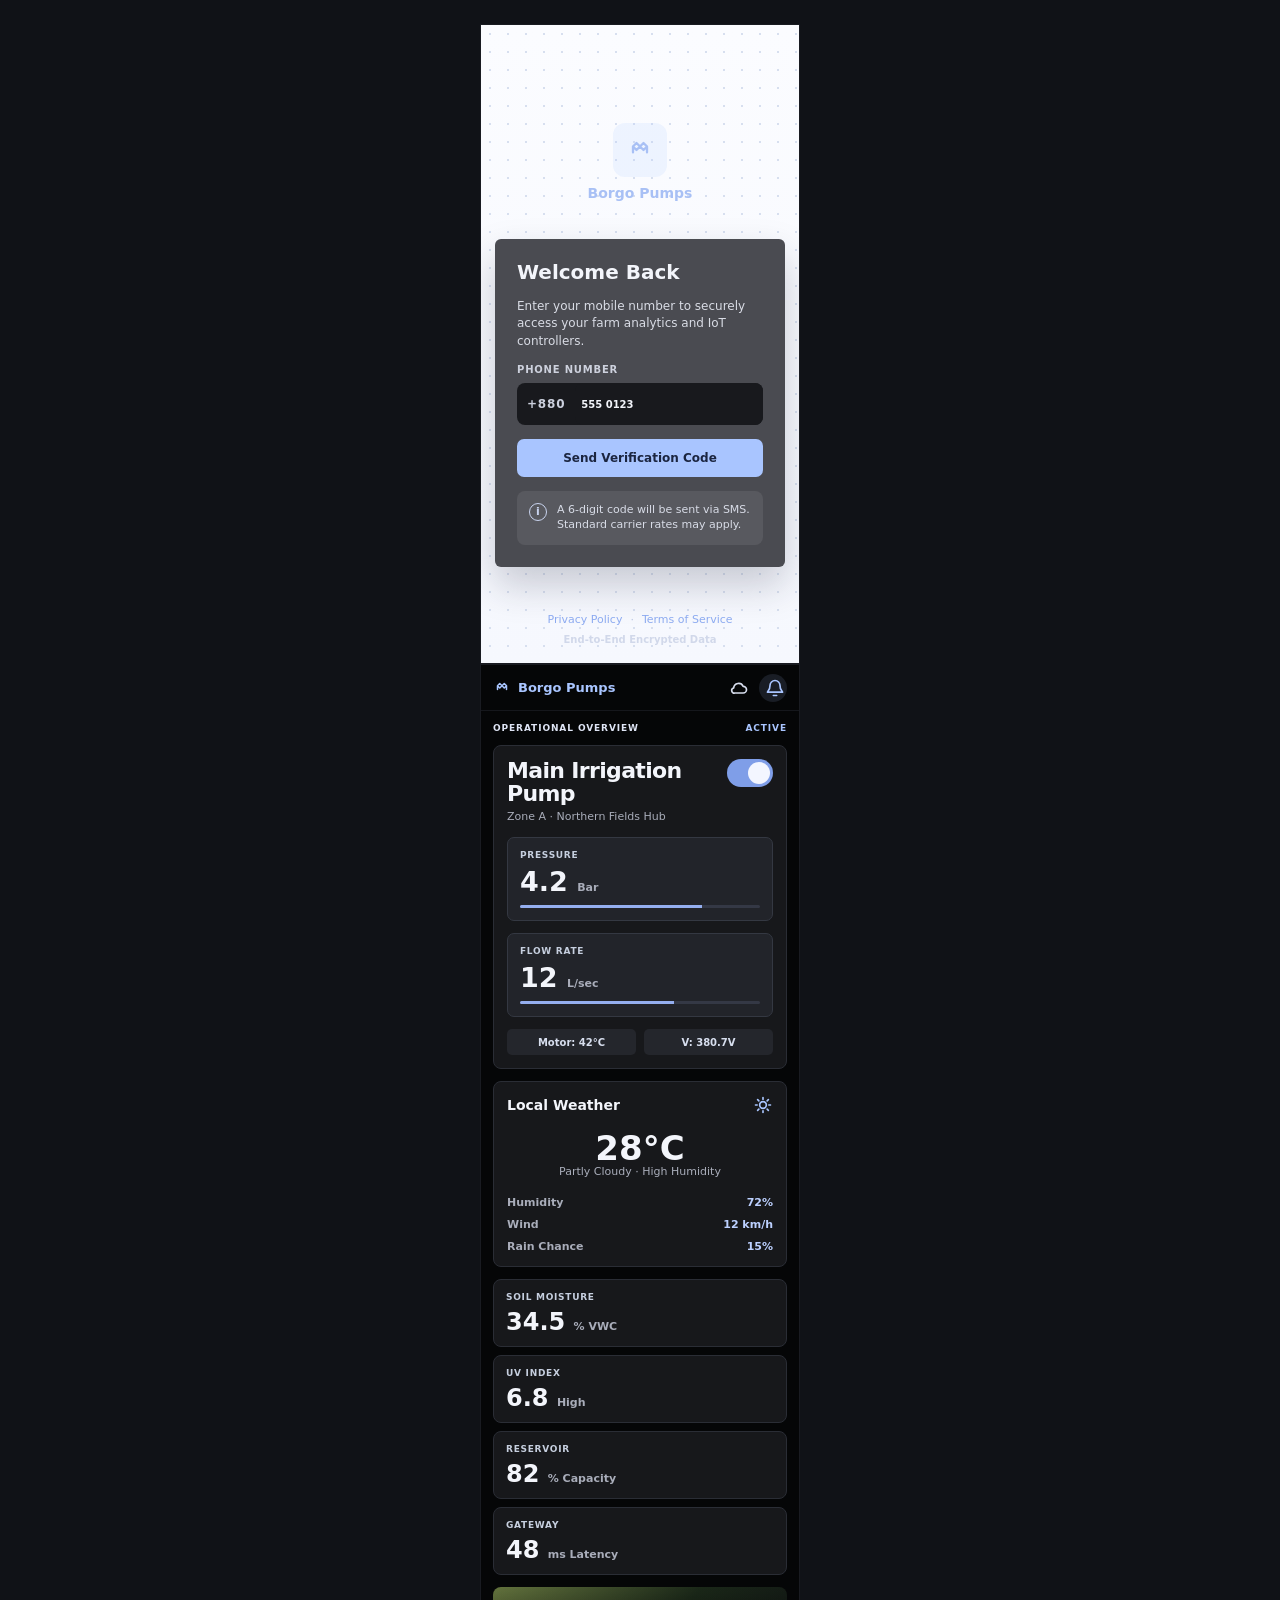
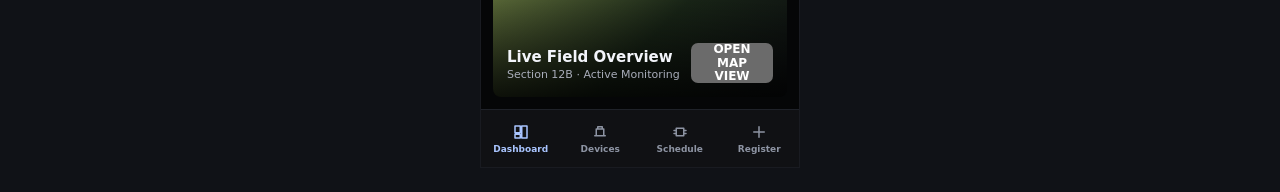
<file: Personal/Borgo-Pumps/docs/design/ui-prototype/index.html>
<!doctype html>
<html lang="en">
  <head>
    <meta charset="utf-8" />
    <meta name="viewport" content="width=device-width, initial-scale=1" />
    <title>Borgo Pumps</title>
    <link rel="stylesheet" href="./styles.css" />
  </head>
  <body>
    <main class="preview">
      <section class="phone phone-auth" id="authScreen" aria-label="Phone login">
        <div class="auth-grid"></div>
        <div class="auth-brand">
          <div class="brand-glyph">
            <svg viewBox="0 0 24 24" aria-hidden="true">
              <path d="M6 14V9m0 0 3-3 3 3m-6 0 3 3 3-3M18 14V9m0 0-3-3-3 3m6 0-3 3-3-3" />
            </svg>
          </div>
          <p>Borgo Pumps</p>
        </div>

        <form class="auth-card" id="authForm">
          <h1>Welcome Back</h1>
          <p>Enter your mobile number to securely access your farm analytics and IoT controllers.</p>
          <label>
            Phone number
            <span class="phone-field">
              <span>+880</span>
              <input value="555 0123" inputmode="tel" autocomplete="tel" />
            </span>
          </label>
          <button class="btn primary" type="submit">Send Verification Code</button>
          <div class="auth-note">
            <span class="note-icon" aria-hidden="true">i</span>
            <span>A 6-digit code will be sent via SMS. Standard carrier rates may apply.</span>
          </div>
        </form>

        <footer class="auth-footer">
          <a href="#">Privacy Policy</a>
          <span>·</span>
          <a href="#">Terms of Service</a>
          <small>End-to-End Encrypted Data</small>
        </footer>
      </section>

      <section class="phone app-shell" id="appScreen" aria-label="Borgo Pumps app" hidden>
        <header class="topbar">
          <div class="brand-mini">
            <svg viewBox="0 0 24 24" aria-hidden="true">
              <path d="M6 14V9m0 0 3-3 3 3m-6 0 3 3 3-3M18 14V9m0 0-3-3-3 3m6 0-3 3-3-3" />
            </svg>
            <span>Borgo Pumps</span>
          </div>
          <div class="top-actions">
            <button class="icon-btn" aria-label="Cloud sync">
              <svg viewBox="0 0 24 24" aria-hidden="true">
                <path d="M7 18h10a4 4 0 0 0 0-8 6 6 0 0 0-11.4 2A3 3 0 0 0 7 18Z" />
              </svg>
            </button>
            <button class="icon-btn active" aria-label="Notifications">
              <svg viewBox="0 0 24 24" aria-hidden="true">
                <path d="M18 9a6 6 0 1 0-12 0c0 7-3 6-3 8h18c0-2-3-1-3-8ZM10 21h4" />
              </svg>
            </button>
          </div>
        </header>

        <section class="screen active" id="dashboard" aria-label="Dashboard">
          <div class="status-strip">
            <span>Operational Overview</span>
            <strong>Active</strong>
          </div>

          <article class="hero-device">
            <div class="hero-head">
              <div>
                <h1>Main Irrigation Pump</h1>
                <p>Zone A · Northern Fields Hub</p>
              </div>
              <label class="switch">
                <input type="checkbox" checked data-device="Main Irrigation Pump" />
                <span></span>
              </label>
            </div>

            <div class="metric-card">
              <span class="metric-label">Pressure</span>
              <strong>4.2 <small>Bar</small></strong>
              <div class="meter"><span style="width: 76%"></span></div>
            </div>

            <div class="metric-card">
              <span class="metric-label">Flow Rate</span>
              <strong>12 <small>L/sec</small></strong>
              <div class="meter"><span style="width: 64%"></span></div>
            </div>

            <div class="chip-row">
              <span class="chip">Motor: 42°C</span>
              <span class="chip">V: 380.7V</span>
            </div>
          </article>

          <article class="weather-card">
            <div class="card-title">
              <h2>Local Weather</h2>
              <svg viewBox="0 0 24 24" aria-hidden="true">
                <path d="M12 3v2m0 14v2m9-9h-2M5 12H3m15.4-6.4-1.4 1.4M7 17l-1.4 1.4m12.8 0L17 17M7 7 5.6 5.6M8 12a4 4 0 1 0 8 0 4 4 0 0 0-8 0Z" />
              </svg>
            </div>
            <strong class="temp">28°C</strong>
            <p>Partly Cloudy · High Humidity</p>
            <dl>
              <div><dt>Humidity</dt><dd>72%</dd></div>
              <div><dt>Wind</dt><dd>12 km/h</dd></div>
              <div><dt>Rain Chance</dt><dd>15%</dd></div>
            </dl>
          </article>

          <div class="sensor-grid">
            <article class="sensor-card"><span>Soil Moisture</span><strong>34.5 <small>% VWC</small></strong></article>
            <article class="sensor-card"><span>UV Index</span><strong>6.8 <small>High</small></strong></article>
            <article class="sensor-card"><span>Reservoir</span><strong>82 <small>% Capacity</small></strong></article>
            <article class="sensor-card"><span>Gateway</span><strong>48 <small>ms Latency</small></strong></article>
          </div>

          <article class="field-card">
            <div>
              <h2>Live Field Overview</h2>
              <p>Section 12B · Active Monitoring</p>
            </div>
            <button class="btn small">Open Map View</button>
          </article>
        </section>

        <section class="screen" id="register" aria-label="Register device">
          <div class="page-title">
            <h1>Register New Device</h1>
            <p>Connect field equipment to Borgo Pumps for real-time monitoring and control.</p>
          </div>
          <div class="step-line"><span></span><span></span><span></span></div>

          <article class="scan-card">
            <div class="qr-box">
              <svg viewBox="0 0 64 64" aria-hidden="true">
                <path d="M8 8h16v16H8V8Zm32 0h16v16H40V8ZM8 40h16v16H8V40Zm24-8h8v8h-8v-8Zm16 8h8v8h-8v-8Zm-16 8h8v8h-8v-8Zm8-16h16v8H40v-8Z" />
              </svg>
            </div>
            <h2>Scan QR Code</h2>
            <p>Instantly detect device parameters by scanning the sticker on the hardware chassis.</p>
            <button class="btn ghost">Open Camera</button>
          </article>

          <div class="divider"><span>or manual entry</span></div>

          <form class="dark-form" id="registerForm">
            <label>
              Device type
              <input value="Sensor Node (Soil, Moisture, Temp)" />
            </label>
            <label>
              Manual device ID
              <span class="input-action">
                <input value="E.G. A6-293-TXP-908" />
                <button type="button" aria-label="Scan device id">
                  <svg viewBox="0 0 24 24" aria-hidden="true">
                    <path d="M4 7V4h3M17 4h3v3M7 20H4v-3m16 0v3h-3M7 12h10M12 7v10" />
                  </svg>
                </button>
              </span>
            </label>
            <label>
              Nickname
              <input value="North Corn Field Pump A" />
            </label>
            <button class="btn primary" type="submit">Register Device</button>
          </form>

          <article class="deployment-card">
            <span>Field deployment ready</span>
          </article>
        </section>

        <section class="screen" id="devices" aria-label="Devices">
          <div class="page-title">
            <h1>Pumps</h1>
            <p>Start, stop, and inspect field pumps. Each command is signed and logged.</p>
          </div>

          <article class="device-row running">
            <div class="row-icon">
              <svg viewBox="0 0 24 24" aria-hidden="true"><path d="M5 17h14M7 17V8h10v9M9 8V5h6v3m-3 4v5" /></svg>
            </div>
            <div>
              <h2>Main Irrigation Pump</h2>
              <p>Active · Zone A · GSM online</p>
            </div>
            <label class="switch">
              <input type="checkbox" checked data-device="Main Irrigation Pump" />
              <span></span>
            </label>
          </article>

          <article class="device-row">
            <div class="row-icon">
              <svg viewBox="0 0 24 24" aria-hidden="true"><path d="M5 17h14M7 17V8h10v9M9 8V5h6v3m-3 4v5" /></svg>
            </div>
            <div>
              <h2>Greenhouse Pump</h2>
              <p>Idle · Greenhouse A · GSM online</p>
            </div>
            <label class="switch">
              <input type="checkbox" data-device="Greenhouse Pump" />
              <span></span>
            </label>
          </article>

          <article class="device-row offline">
            <div class="row-icon">
              <svg viewBox="0 0 24 24" aria-hidden="true"><path d="M5 17h14M7 17V8h10v9M9 8V5h6v3m-3 4v5" /></svg>
            </div>
            <div>
              <h2>South Irrigation Pump</h2>
              <p>Offline · Last seen 38 minutes ago</p>
            </div>
            <span class="state danger">Offline</span>
          </article>

          <div class="bulk-panel">
            <button class="btn ghost bulk" data-command="OFF">Stop All</button>
            <button class="btn primary bulk" data-command="ON">Start All</button>
          </div>

          <section class="activity-block">
            <h2>Activity</h2>
            <ol id="activityList">
              <li><strong>Main Irrigation Pump</strong><span>ON acknowledged at 6:00 AM</span></li>
              <li><strong>South Irrigation Pump</strong><span>Status check timed out 12 minutes ago</span></li>
            </ol>
          </section>
        </section>

        <section class="screen" id="groups" aria-label="Groups and schedule">
          <div class="page-title with-action">
            <div>
              <h1>Device Groups</h1>
              <p>Manage and cluster agricultural sensors and pumps.</p>
            </div>
            <button class="add-btn" aria-label="Add group">+</button>
          </div>

          <article class="group-row">
            <div class="row-icon"><svg viewBox="0 0 24 24"><path d="M7 10h10M8 6h8m-6 8h4m-7 5h10l2-11H5l2 11Z" /></svg></div>
            <div>
              <h2>North Field</h2>
              <p><span class="dot green"></span> Active · 14 Devices Connected</p>
            </div>
            <span class="badge">12</span>
          </article>

          <article class="group-row">
            <div class="row-icon"><svg viewBox="0 0 24 24"><path d="M5 8h14v11H5V8Zm3-3h8v3H8V5Z" /></svg></div>
            <div>
              <h2>Greenhouse A</h2>
              <p><span class="dot green"></span> Active · 8 Devices Connected</p>
            </div>
            <span class="badge">8</span>
          </article>

          <article class="group-row">
            <div class="row-icon"><svg viewBox="0 0 24 24"><path d="M4 9h16M4 15h16M8 5v14m8-14v14" /></svg></div>
            <div>
              <h2>Irrigation Hub</h2>
              <p><span class="dot amber"></span> Maintenance · 3 Devices</p>
            </div>
          </article>

          <div class="page-title compact-title">
            <h1>Smart Schedule</h1>
            <p>Automated operation timeline for pumps and actuators.</p>
          </div>

          <div class="schedule-tabs">
            <button class="selected">Day</button>
            <button>Week</button>
            <button>Month</button>
          </div>

          <article class="timeline-card">
            <div class="timeline-head">
              <span>08:00</span>
              <span>09:00</span>
              <span>10:00</span>
            </div>
            <div class="timeline-row"><span>Pump A</span><strong style="--left: 45%; --width: 34%">Scheduled Run</strong></div>
            <div class="timeline-row"><span>Valve B</span><strong style="--left: 72%; --width: 22%">Audit</strong></div>
            <div class="timeline-row"><span>Mist S.</span><strong style="--left: 84%; --width: 20%">Auto</strong></div>
          </article>
        </section>

        <nav class="bottom-nav" aria-label="Primary">
          <button class="nav-item active" data-target="dashboard">
            <svg viewBox="0 0 24 24"><path d="M4 13h7V4H4v9Zm9 7h7V4h-7v16ZM4 20h7v-5H4v5Z" /></svg>
            <span>Dashboard</span>
          </button>
          <button class="nav-item" data-target="devices">
            <svg viewBox="0 0 24 24"><path d="M5 17h14M7 17V8h10v9M9 8V5h6v3" /></svg>
            <span>Devices</span>
          </button>
          <button class="nav-item" data-target="groups">
            <svg viewBox="0 0 24 24"><path d="M7 7h10v10H7V7Zm-3 3h3m10 0h3M4 14h3m10 0h3" /></svg>
            <span>Schedule</span>
          </button>
          <button class="nav-item" data-target="register">
            <svg viewBox="0 0 24 24"><path d="M12 5v14M5 12h14" /></svg>
            <span>Register</span>
          </button>
        </nav>
      </section>
    </main>

    <div class="toast" id="toast" role="status" aria-live="polite" hidden></div>
    <script src="./script.js"></script>
  </body>
</html>
</file>
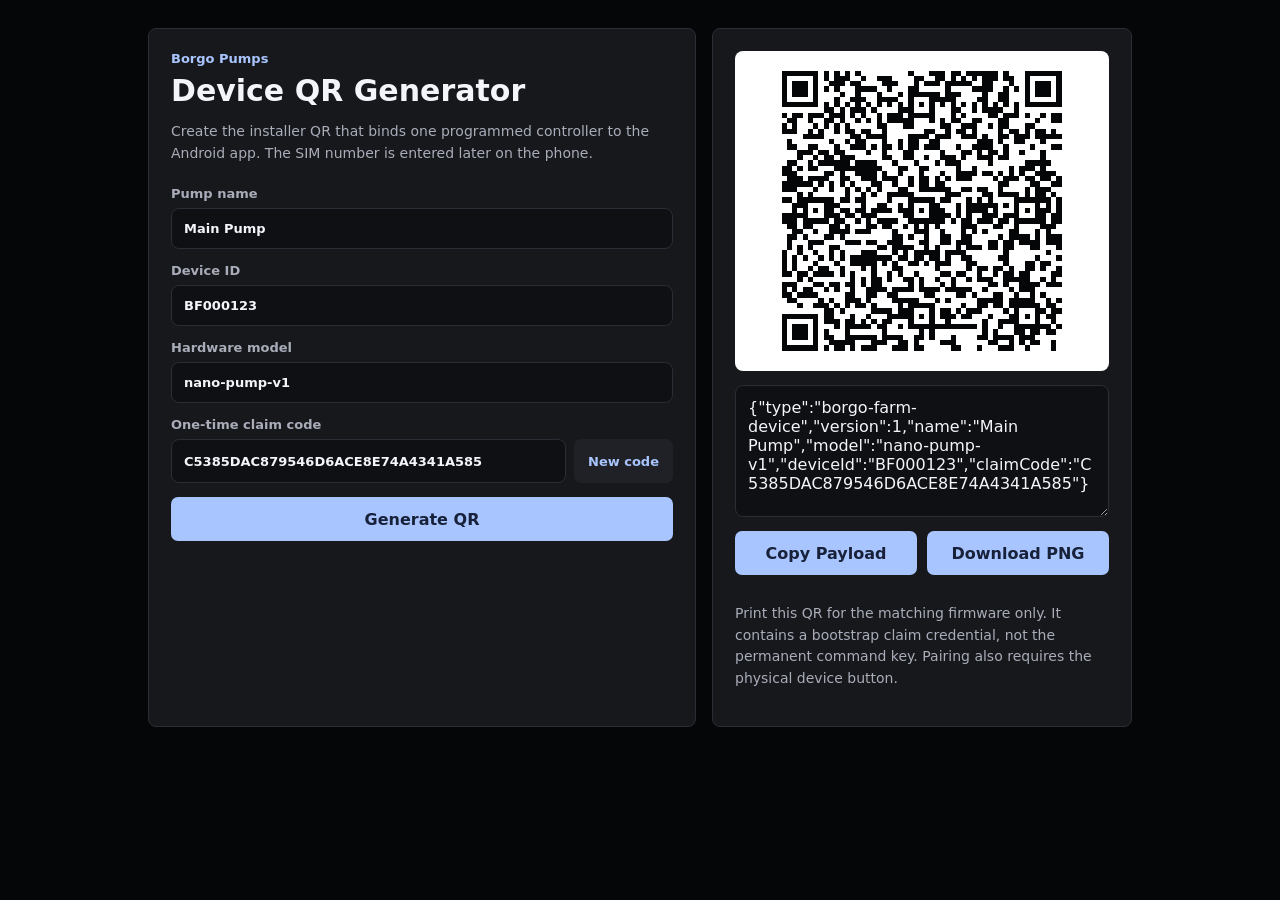
<file: Personal/Borgo-Pumps/software/tools/qr-generator/index.html>
<!doctype html>
<html lang="en">
  <head>
    <meta charset="utf-8" />
    <meta name="viewport" content="width=device-width, initial-scale=1" />
    <title>Borgo Pumps QR Generator</title>
    <link rel="stylesheet" href="./styles.css" />
  </head>
  <body>
    <main class="shell">
      <section class="panel">
        <p class="product-name">Borgo Pumps</p>
        <h1>Device QR Generator</h1>
        <p class="lede">
          Create the installer QR that binds one programmed controller to the Android app. The SIM number is entered later on the phone.
        </p>

        <form id="device-form" class="form">
          <label>
            Pump name
            <input id="name" value="Main Pump" autocomplete="off" />
          </label>
          <label>
            Device ID
            <input id="deviceId" value="BF000123" maxlength="16" autocomplete="off" required />
          </label>
          <label>
            Hardware model
            <input id="model" value="nano-pump-v1" maxlength="24" autocomplete="off" required />
          </label>
          <label>
            One-time claim code
            <span class="field-row">
              <input id="claimCode" maxlength="32" pattern="[A-Fa-f0-9]{32}" autocomplete="off" required />
              <button id="regenerate" class="secondary" type="button">New code</button>
            </span>
          </label>
          <button type="submit">Generate QR</button>
        </form>
      </section>

      <section class="panel qr-panel">
        <div id="qrcode" class="qr-box"></div>
        <textarea id="payload" readonly></textarea>
        <div class="actions">
          <button id="copy" type="button">Copy Payload</button>
          <button id="download" type="button">Download PNG</button>
        </div>
        <p class="note">
          Print this QR for the matching firmware only. It contains a bootstrap claim credential, not the permanent command key. Pairing also requires the physical device button.
        </p>
      </section>
    </main>

    <script src="./vendor/qrcode.min.js"></script>
    <script src="./app.js"></script>
  </body>
</html>
</file>
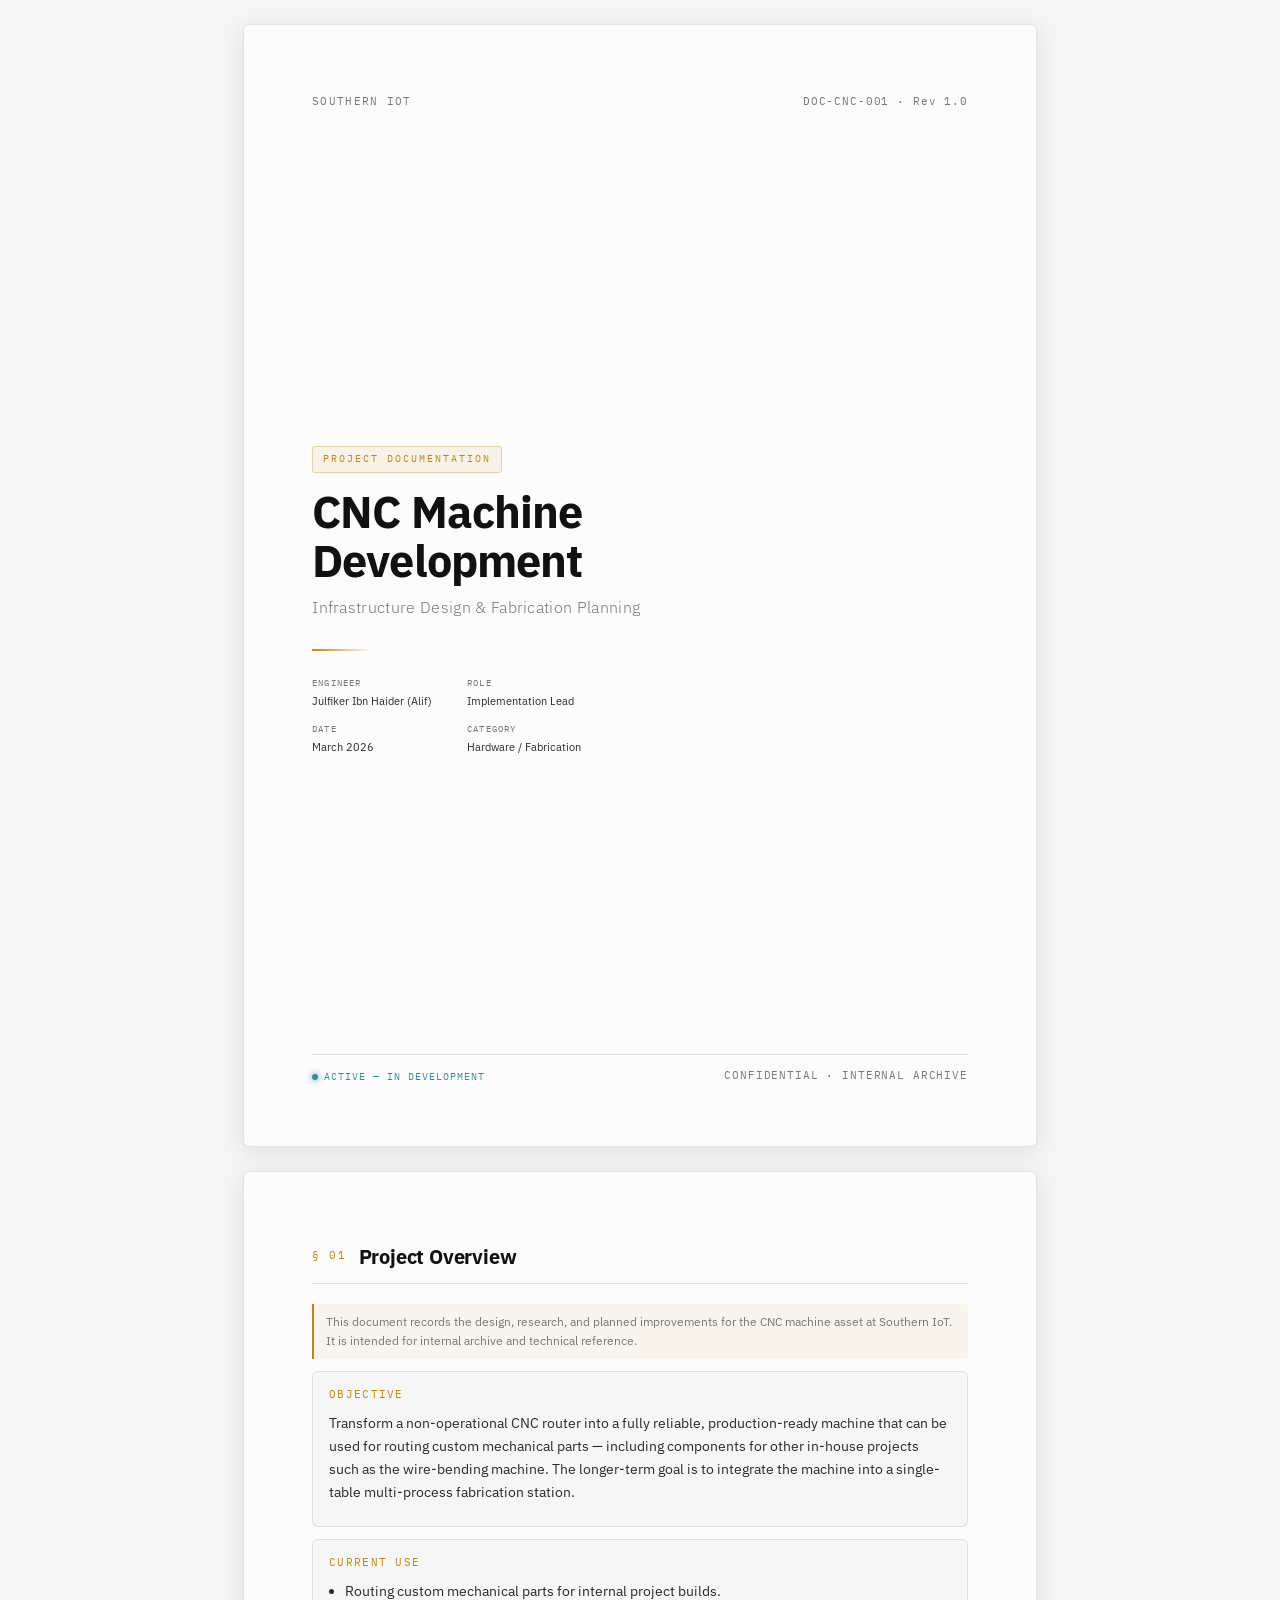
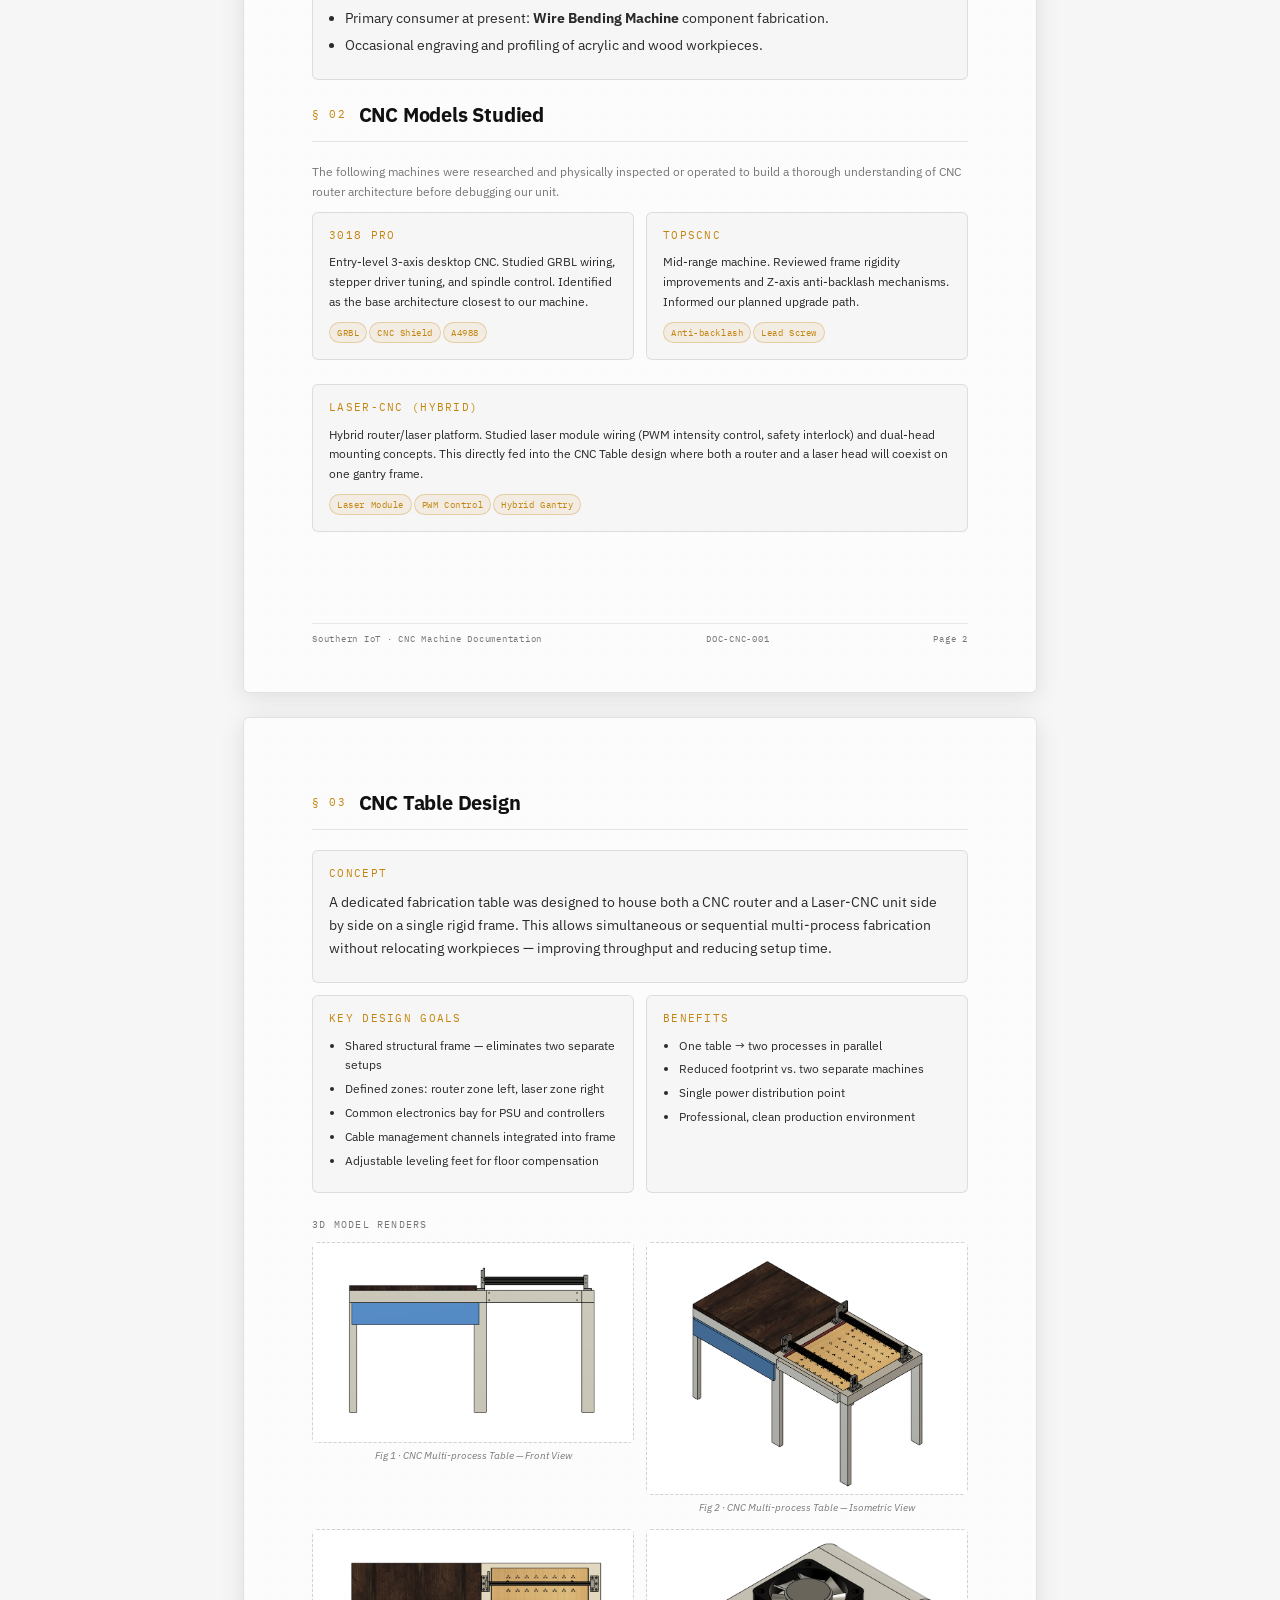
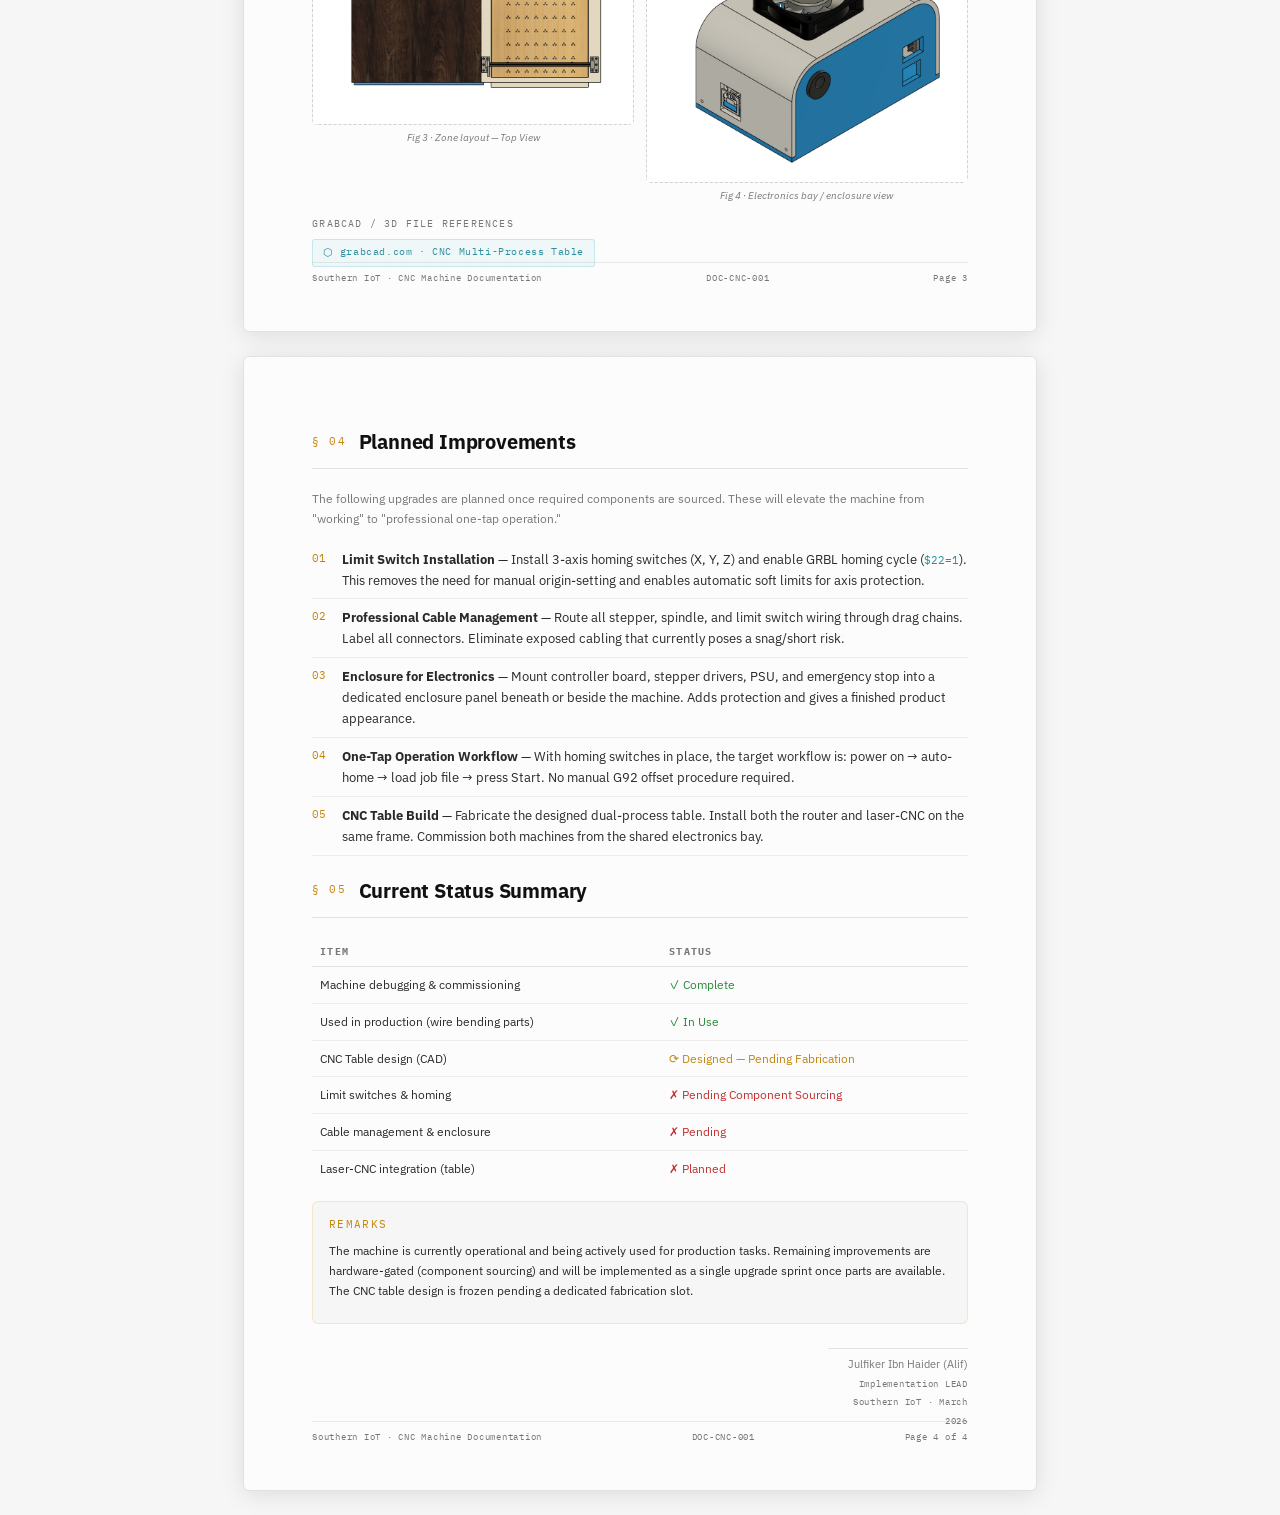
<file: Personal/CNC/CNC_Machine_Documentation.html>
<!DOCTYPE html>
<html lang="en">

<head>
  <meta charset="UTF-8" />
  <meta name="viewport" content="width=device-width, initial-scale=1.0" />
  <title>CNC Machine – Project Documentation</title>
  <link
    href="https://fonts.googleapis.com/css2?family=IBM+Plex+Mono:wght@400;500;600&family=IBM+Plex+Sans:wght@300;400;600;700&display=swap"
    rel="stylesheet" />
  <style>
    :root {
      --bg: #e8e8e863;
      --bg2: #ffffffa1;
      --glass-bg: rgba(0, 0, 0, 0.025);
      --glass-border: rgba(0, 0, 0, 0.10);
      --glass-hover: rgba(0, 0, 0, 0.05);
      --accent: #c4850e;
      --accent2: #2e8e9e;
      --text: #2a2a2a;
      --muted: #777;
      --heading: #111111;
      --tag-bg: rgba(196, 133, 14, 0.08);
      --tag-border: rgba(196, 133, 14, 0.30);
      --page-w: 210mm;
      --page-h: 297mm;
    }

    * {
      margin: 0;
      padding: 0;
      box-sizing: border-box;
    }

    body {
      background: var(--bg);
      font-family: 'IBM Plex Sans', sans-serif;
      color: var(--text);
      font-size: 10.5pt;
      line-height: 1.65;
    }

    /* ── A4 page shell ── */
    .page {
      width: var(--page-w);
      min-height: var(--page-h);
      margin: 24px auto;
      background: var(--bg2);
      border: 1px solid var(--glass-border);
      border-radius: 6px;
      padding: 18mm 18mm 16mm 18mm;
      position: relative;
      overflow: hidden;
      box-shadow: 0 4px 24px rgba(0, 0, 0, 0.10);
    }

    /* subtle grid texture */
    .page::before {
      content: '';
      position: absolute;
      inset: 0;
      background-image:
        linear-gradient(rgba(0, 0, 0, 0.005) 1px, transparent 1px),
        linear-gradient(90deg, rgba(0, 0, 0, 0.005) 1px, transparent 1px);
      background-size: 20px 20px;
      pointer-events: none;
    }

    /* ── Cover page ── */
    .cover {
      display: flex;
      flex-direction: column;
      justify-content: space-between;
      min-height: var(--page-h);
      padding: 18mm 18mm 16mm 18mm;
    }

    .cover-top {
      display: flex;
      justify-content: space-between;
      align-items: flex-start;
    }

    .org-badge {
      font-family: 'IBM Plex Mono', monospace;
      font-size: 8pt;
      color: var(--muted);
      letter-spacing: .12em;
      text-transform: uppercase;
    }

    .doc-id {
      font-family: 'IBM Plex Mono', monospace;
      font-size: 8pt;
      color: var(--muted);
      letter-spacing: .08em;
    }

    .cover-hero {
      flex: 1;
      display: flex;
      flex-direction: column;
      justify-content: center;
      padding: 30mm 0 20mm 0;
    }

    .cover-tag {
      display: inline-block;
      font-family: 'IBM Plex Mono', monospace;
      font-size: 7.5pt;
      letter-spacing: .2em;
      text-transform: uppercase;
      color: var(--accent);
      border: 1px solid var(--tag-border);
      background: var(--tag-bg);
      padding: 4px 10px;
      border-radius: 3px;
      width: fit-content;
      margin-bottom: 14px;
    }

    .cover-title {
      font-size: 34pt;
      font-weight: 700;
      color: var(--heading);
      letter-spacing: -.02em;
      line-height: 1.1;
      margin-bottom: 8px;
    }

    .cover-sub {
      font-size: 12pt;
      color: var(--muted);
      font-weight: 300;
      margin-bottom: 28px;
      letter-spacing: .02em;
    }

    .cover-divider {
      width: 60px;
      height: 2px;
      background: linear-gradient(90deg, var(--accent), transparent);
      margin-bottom: 24px;
    }

    .cover-meta-grid {
      display: grid;
      grid-template-columns: 1fr 1fr;
      gap: 10px;
      max-width: 300px;
    }

    .meta-item {
      font-size: 8.5pt;
    }

    .meta-label {
      color: var(--muted);
      font-family: 'IBM Plex Mono', monospace;
      font-size: 7pt;
      letter-spacing: .12em;
      text-transform: uppercase;
      margin-bottom: 2px;
    }

    .meta-value {
      color: var(--text);
    }

    .cover-bottom {
      display: flex;
      justify-content: space-between;
      align-items: flex-end;
      border-top: 1px solid var(--glass-border);
      padding-top: 12px;
    }

    .status-badge {
      display: flex;
      align-items: center;
      gap: 6px;
      font-family: 'IBM Plex Mono', monospace;
      font-size: 7.5pt;
      color: var(--accent2);
      letter-spacing: .1em;
    }

    .status-dot {
      width: 6px;
      height: 6px;
      border-radius: 50%;
      background: var(--accent2);
      box-shadow: 0 0 6px var(--accent2);
    }

    /* ── Section pages ── */
    .section-header {
      display: flex;
      align-items: center;
      gap: 12px;
      margin-bottom: 20px;
      padding-bottom: 10px;
      border-bottom: 1px solid var(--glass-border);
    }

    .section-num {
      font-family: 'IBM Plex Mono', monospace;
      font-size: 8pt;
      color: var(--accent);
      letter-spacing: .15em;
      white-space: nowrap;
    }

    .section-title {
      font-size: 15pt;
      font-weight: 700;
      color: var(--heading);
      letter-spacing: -.01em;
    }

    /* ── Glass card ── */
    .card {
      background: var(--glass-bg);
      border: 1px solid var(--glass-border);
      border-radius: 6px;
      padding: 14px 16px;
      margin-bottom: 12px;
    }

    .card-title {
      font-family: 'IBM Plex Mono', monospace;
      font-size: 8pt;
      letter-spacing: .12em;
      text-transform: uppercase;
      color: var(--accent);
      margin-bottom: 8px;
    }

    /* ── Info blocks ── */
    p {
      margin-bottom: 8px;
    }

    ul {
      padding-left: 16px;
      margin-bottom: 8px;
    }

    ul li {
      margin-bottom: 4px;
    }

    /* ── Two column ── */
    .two-col {
      display: grid;
      grid-template-columns: 1fr 1fr;
      gap: 12px;
      margin-bottom: 12px;
    }

    /* ── Image slot ── */
    .img-slot {
      background: rgba(0, 0, 0, 0.02);
      border: 1px dashed rgba(0, 0, 0, 0.15);
      border-radius: 5px;
      display: flex;
      flex-direction: column;
      align-items: center;
      justify-content: center;
      gap: 6px;
      min-height: 180px;
      color: var(--muted);
      font-family: 'IBM Plex Mono', monospace;
      font-size: 8pt;
      letter-spacing: .08em;
    }

    .img-slot svg {
      opacity: .3;
    }

    .img-caption {
      text-align: center;
      font-size: 7.5pt;
      color: var(--muted);
      margin-top: 5px;
      font-style: italic;
    }

    /* ── GrabCAD link ── */
    .grabcad-link {
      display: inline-flex;
      align-items: center;
      gap: 6px;
      font-family: 'IBM Plex Mono', monospace;
      font-size: 7.5pt;
      color: var(--accent2);
      text-decoration: none;
      border: 1px solid rgba(77, 184, 200, 0.25);
      background: rgba(77, 184, 200, 0.07);
      padding: 4px 10px;
      border-radius: 3px;
      letter-spacing: .06em;
      margin-right: 6px;
      margin-bottom: 4px;
      word-break: break-all;
    }

    .grabcad-link::before {
      content: '⬡ ';
      font-size: 8pt;
    }

    /* ── Tag chips ── */
    .chip {
      display: inline-block;
      font-family: 'IBM Plex Mono', monospace;
      font-size: 7pt;
      color: var(--accent);
      border: 1px solid var(--tag-border);
      background: var(--tag-bg);
      padding: 2px 7px;
      border-radius: 20px;
      margin: 2px 2px 2px 0;
      letter-spacing: .06em;
    }

    /* ── Problem/Solution table ── */
    .ps-table {
      width: 100%;
      border-collapse: collapse;
      margin-bottom: 12px;
      font-size: 9pt;
    }

    .ps-table th {
      font-family: 'IBM Plex Mono', monospace;
      font-size: 7.5pt;
      letter-spacing: .12em;
      text-transform: uppercase;
      color: var(--muted);
      border-bottom: 1px solid var(--glass-border);
      padding: 6px 8px;
      text-align: left;
    }

    .ps-table td {
      padding: 8px 8px;
      vertical-align: top;
      border-bottom: 1px solid rgba(0, 0, 0, 0.06);
    }

    .ps-table tr:last-child td {
      border-bottom: none;
    }

    .ps-table .problem-cell {
      color: #c23030;
    }

    .ps-table .solution-cell {
      color: #2a8a3a;
    }

    /* ── Plan section ── */
    .plan-item {
      display: flex;
      gap: 10px;
      padding: 8px 0;
      border-bottom: 1px solid rgba(0, 0, 0, 0.06);
    }

    .plan-item:last-child {
      border-bottom: none;
    }

    .plan-num {
      font-family: 'IBM Plex Mono', monospace;
      font-size: 8pt;
      color: var(--accent);
      min-width: 20px;
      padding-top: 1px;
    }

    .plan-text {
      font-size: 9.5pt;
    }

    /* ── Footer ── */
    .page-footer {
      position: absolute;
      bottom: 12mm;
      left: 18mm;
      right: 18mm;
      display: flex;
      justify-content: space-between;
      align-items: center;
      border-top: 1px solid rgba(0, 0, 0, 0.08);
      padding-top: 7px;
      font-family: 'IBM Plex Mono', monospace;
      font-size: 7pt;
      color: var(--muted);
      letter-spacing: .08em;
    }

    .notice {
      background: rgba(196, 133, 14, 0.06);
      border-left: 2px solid var(--accent);
      padding: 8px 12px;
      border-radius: 0 4px 4px 0;
      font-size: 9pt;
      color: var(--muted);
      margin-bottom: 12px;
    }

    /* ── Print ── */
    @media print {
      body {
        background: #ffffff;
        -webkit-print-color-adjust: exact;
        print-color-adjust: exact;
      }

      .page {
        margin: 0;
        box-shadow: none;
        border: none;
        border-radius: 0;
        page-break-after: always;
        height: var(--page-h);
      }
    }

    @page {
      size: A4;
      margin: 0;
    }
  </style>
</head>

<body>

  <!-- ══════════════════════════════
     PAGE 1 — COVER
══════════════════════════════ -->
  <div class="page cover">
    <div class="cover-top">
      <div class="org-badge">Southern IoT</div>
      <div class="doc-id">DOC-CNC-001 · Rev 1.0</div>
    </div>

    <div class="cover-hero">
      <span class="cover-tag">Project Documentation</span>
      <div class="cover-title">CNC Machine<br />Development</div>
      <div class="cover-sub">Infrastructure Design &amp; Fabrication Planning</div>
      <div class="cover-divider"></div>
      <div class="cover-meta-grid">
        <div class="meta-item">
          <div class="meta-label">Engineer</div>
          <div class="meta-value">Julfiker Ibn Haider (Alif)</div>
        </div>
        <div class="meta-item">
          <div class="meta-label">Role</div>
          <div class="meta-value">Implementation Lead</div>
        </div>
        <div class="meta-item">
          <div class="meta-label">Date</div>
          <div class="meta-value">March 2026</div>
        </div>
        <div class="meta-item">
          <div class="meta-label">Category</div>
          <div class="meta-value">Hardware / Fabrication</div>
        </div>
      </div>
    </div>

    <div class="cover-bottom">
      <div class="status-badge">
        <div class="status-dot"></div>
        ACTIVE — IN DEVELOPMENT
      </div>
      <div class="doc-id">CONFIDENTIAL · INTERNAL ARCHIVE</div>
    </div>
  </div>


  <!-- ══════════════════════════════
     PAGE 2 — OVERVIEW + MODELS STUDIED
══════════════════════════════ -->
  <div class="page">

    <div class="section-header">
      <span class="section-num">§ 01</span>
      <span class="section-title">Project Overview</span>
    </div>

    <div class="notice">
      This document records the design, research, and planned improvements for the CNC machine asset at Southern IoT. It
      is intended for internal archive and technical reference.
    </div>

    <div class="card">
      <div class="card-title">Objective</div>
      <p>
        Transform a non-operational CNC router into a fully reliable, production-ready machine that can be used for
        routing custom mechanical parts — including components for other in-house projects such as the wire-bending
        machine. The longer-term goal is to integrate the machine into a single-table multi-process fabrication station.
      </p>
    </div>

    <div class="card">
      <div class="card-title">Current Use</div>
      <ul>
        <li>Routing custom mechanical parts for internal project builds.</li>
        <li>Primary consumer at present: <strong>Wire Bending Machine</strong> component fabrication.</li>
        <li>Occasional engraving and profiling of acrylic and wood workpieces.</li>
      </ul>
    </div>

    <div class="section-header" style="margin-top:18px;">
      <span class="section-num">§ 02</span>
      <span class="section-title">CNC Models Studied</span>
    </div>

    <p style="margin-bottom:10px; font-size:9pt; color:var(--muted);">
      The following machines were researched and physically inspected or operated to build a thorough understanding of
      CNC router architecture before debugging our unit.
    </p>

    <div class="two-col">
      <div class="card">
        <div class="card-title">3018 Pro</div>
        <p style="font-size:9pt;">Entry-level 3-axis desktop CNC. Studied GRBL wiring, stepper driver tuning, and
          spindle control. Identified as the base architecture closest to our machine.</p>
        <span class="chip">GRBL</span><span class="chip">CNC Shield</span><span class="chip">A4988</span>
      </div>
      <div class="card">
        <div class="card-title">TopsCNC</div>
        <p style="font-size:9pt;">Mid-range machine. Reviewed frame rigidity improvements and Z-axis anti-backlash
          mechanisms. Informed our planned upgrade path.</p>
        <span class="chip">Anti-backlash</span><span class="chip">Lead Screw</span>
      </div>
    </div>

    <div class="card">
      <div class="card-title">Laser-CNC (Hybrid)</div>
      <p style="font-size:9pt;">
        Hybrid router/laser platform. Studied laser module wiring (PWM intensity control, safety interlock) and
        dual-head mounting concepts. This directly fed into the CNC Table design where both a router and a laser head
        will coexist on one gantry frame.
      </p>
      <span class="chip">Laser Module</span><span class="chip">PWM Control</span><span class="chip">Hybrid Gantry</span>
    </div>

    <div class="page-footer">
      <span>Southern IoT · CNC Machine Documentation</span>
      <span>DOC-CNC-001</span>
      <span>Page 2</span>
    </div>
  </div>





  <!-- ══════════════════════════════
     PAGE 3 — CNC TABLE DESIGN + 3D FILES
══════════════════════════════ -->
  <div class="page">

    <div class="section-header">
      <span class="section-num">§ 03</span>
      <span class="section-title">CNC Table Design</span>
    </div>

    <div class="card">
      <div class="card-title">Concept</div>
      <p>
        A dedicated fabrication table was designed to house both a CNC router and a Laser-CNC unit side by side on a
        single rigid frame. This allows simultaneous or sequential multi-process fabrication without relocating
        workpieces — improving throughput and reducing setup time.
      </p>
    </div>

    <div class="two-col" style="margin-bottom:12px;">
      <div class="card">
        <div class="card-title">Key Design Goals</div>
        <ul style="font-size:9pt;">
          <li>Shared structural frame — eliminates two separate setups</li>
          <li>Defined zones: router zone left, laser zone right</li>
          <li>Common electronics bay for PSU and controllers</li>
          <li>Cable management channels integrated into frame</li>
          <li>Adjustable leveling feet for floor compensation</li>
        </ul>
      </div>
      <div class="card">
        <div class="card-title">Benefits</div>
        <ul style="font-size:9pt;">
          <li>One table → two processes in parallel</li>
          <li>Reduced footprint vs. two separate machines</li>
          <li>Single power distribution point</li>
          <li>Professional, clean production environment</li>
        </ul>
      </div>
    </div>

    <!-- 3D File Image Slots -->
    <p
      style="font-family:'IBM Plex Mono',monospace; font-size:7.5pt; color:var(--muted); letter-spacing:.12em; text-transform:uppercase; margin-bottom:8px;">
      3D Model Renders</p>

    <div class="two-col">
      <div>
        <div class="img-slot">
          <img src="front.png" alt="CNC Table Front View"
            style="max-width: 100%; max-height: 100%; object-fit: contain;" />
        </div>
        <div class="img-caption">Fig 1 · CNC Multi-process Table — Front View</div>
      </div>
      <div>
        <div class="img-slot">
          <img src="isometric view.png" alt="CNC Table Isometric View"
            style="max-width: 100%; max-height: 100%; object-fit: contain;" />
        </div>
        <div class="img-caption">Fig 2 · CNC Multi-process Table — Isometric View</div>
      </div>
    </div>

    <div class="two-col" style="margin-top:10px;">
      <div>
        <div class="img-slot" style="min-height:150px;">
          <img src="top.png" alt="Zone layout — Top View"
            style="max-width: 100%; max-height: 100%; object-fit: contain;" />
        </div>
        <div class="img-caption">Fig 3 · Zone layout — Top View</div>
      </div>
      <div>
        <div class="img-slot" style="min-height:90px;">
          <img src="shield.png" alt="Electronics Bay - CNC Shield"
            style="max-width: 100%; max-height: 100%; object-fit: contain;" />
        </div>
        <div class="img-caption">Fig 4 · Electronics bay / enclosure view</div>
      </div>
    </div>

    <!-- GrabCAD Links -->
    <p
      style="font-family:'IBM Plex Mono',monospace; font-size:7.5pt; color:var(--muted); letter-spacing:.12em; text-transform:uppercase; margin:12px 0 6px 0;">
      GrabCAD / 3D File References</p>
    <div>
      <a class="grabcad-link" href="https://grabcad.com/library/cnc-machine-table-2">grabcad.com · CNC Multi-Process
        Table</a>
    </div>

    <div class="page-footer">
      <span>Southern IoT · CNC Machine Documentation</span>
      <span>DOC-CNC-001</span>
      <span>Page 3</span>
    </div>
  </div>


  <!-- ══════════════════════════════
     PAGE 4 — PLANNED IMPROVEMENTS + STATUS
══════════════════════════════ -->
  <div class="page">

    <div class="section-header">
      <span class="section-num">§ 04</span>
      <span class="section-title">Planned Improvements</span>
    </div>

    <p style="font-size:9pt; color:var(--muted); margin-bottom:12px;">
      The following upgrades are planned once required components are sourced. These will elevate the machine from
      "working" to "professional one-tap operation."
    </p>

    <div class="plan-item">
      <div class="plan-num">01</div>
      <div class="plan-text">
        <strong>Limit Switch Installation</strong> — Install 3-axis homing switches (X, Y, Z) and enable GRBL homing
        cycle (<code style="font-family:'IBM Plex Mono';font-size:8pt;color:var(--accent2);">$22=1</code>). This removes
        the need for manual origin-setting and enables automatic soft limits for axis protection.
      </div>
    </div>

    <div class="plan-item">
      <div class="plan-num">02</div>
      <div class="plan-text">
        <strong>Professional Cable Management</strong> — Route all stepper, spindle, and limit switch wiring through
        drag chains. Label all connectors. Eliminate exposed cabling that currently poses a snag/short risk.
      </div>
    </div>

    <div class="plan-item">
      <div class="plan-num">03</div>
      <div class="plan-text">
        <strong>Enclosure for Electronics</strong> — Mount controller board, stepper drivers, PSU, and emergency stop
        into a dedicated enclosure panel beneath or beside the machine. Adds protection and gives a finished product
        appearance.
      </div>
    </div>

    <div class="plan-item">
      <div class="plan-num">04</div>
      <div class="plan-text">
        <strong>One-Tap Operation Workflow</strong> — With homing switches in place, the target workflow is: power on →
        auto-home → load job file → press Start. No manual G92 offset procedure required.
      </div>
    </div>

    <div class="plan-item">
      <div class="plan-num">05</div>
      <div class="plan-text">
        <strong>CNC Table Build</strong> — Fabricate the designed dual-process table. Install both the router and
        laser-CNC on the same frame. Commission both machines from the shared electronics bay.
      </div>
    </div>

    <div style="margin-top:18px;">
      <div class="section-header">
        <span class="section-num">§ 05</span>
        <span class="section-title">Current Status Summary</span>
      </div>

      <table class="ps-table">
        <thead>
          <tr>
            <th>Item</th>
            <th>Status</th>
          </tr>
        </thead>
        <tbody>
          <tr>
            <td>Machine debugging &amp; commissioning</td>
            <td style="color:#2a8a3a;">✓ Complete</td>
          </tr>
          <tr>
            <td>Used in production (wire bending parts)</td>
            <td style="color:#2a8a3a;">✓ In Use</td>
          </tr>
          <tr>
            <td>CNC Table design (CAD)</td>
            <td style="color:var(--accent);">⟳ Designed — Pending Fabrication</td>
          </tr>
          <tr>
            <td>Limit switches &amp; homing</td>
            <td style="color:#c23030;">✗ Pending Component Sourcing</td>
          </tr>
          <tr>
            <td>Cable management &amp; enclosure</td>
            <td style="color:#c23030;">✗ Pending</td>
          </tr>
          <tr>
            <td>Laser-CNC integration (table)</td>
            <td style="color:#c23030;">✗ Planned</td>
          </tr>
        </tbody>
      </table>
    </div>

    <div class="card" style="margin-top:14px; border-color:rgba(232,163,24,0.2);">
      <div class="card-title">Remarks</div>
      <p style="font-size:9pt;">
        The machine is currently operational and being actively used for production tasks. Remaining improvements are
        hardware-gated (component sourcing) and will be implemented as a single upgrade sprint once parts are available.
        The CNC table design is frozen pending a dedicated fabrication slot.
      </p>
    </div>

    <!-- Signature / Sign-off -->
    <div style="margin-top:24px; display:flex; justify-content:flex-end;">
      <div style="text-align:right; font-size:8.5pt; color:var(--muted);">
        <div style="width:140px; border-top:1px solid var(--glass-border); padding-top:6px; margin-left:auto;">
          Julfiker Ibn Haider (Alif)<br />
          <span style="font-family:'IBM Plex Mono',monospace; font-size:7pt; letter-spacing:.08em;">Implementation
            LEAD<br />Southern IoT · March 2026</span>
        </div>
      </div>
    </div>

    <div class="page-footer">
      <span>Southern IoT · CNC Machine Documentation</span>
      <span>DOC-CNC-001</span>
      <span>Page 4 of 4</span>
    </div>
  </div>

</body>

</html>
</file>
<file: Personal/Borgo-Pumps/docs/design/ui-prototype/styles.css>
:root {
  color-scheme: dark;
  --black: #050607;
  --canvas: #090a0d;
  --surface: #17181b;
  --surface-2: #202126;
  --surface-3: #2a2b31;
  --border: #2a2d35;
  --border-2: #3a3d46;
  --text: #f3f5fb;
  --muted: #a9adba;
  --faint: #767b89;
  --blue: #a9c5ff;
  --blue-2: #7da6ff;
  --blue-3: #426ab5;
  --green: #41d17d;
  --amber: #f5b84b;
  --red: #ff7878;
  --light-bg: #f7f9ff;
  --light-dot: #d7dfef;
  --radius: 8px;
  --font: Inter, ui-sans-serif, system-ui, -apple-system, BlinkMacSystemFont, "Segoe UI", sans-serif;
}

* {
  box-sizing: border-box;
}

html,
body {
  min-height: 100%;
}

body {
  margin: 0;
  background: #101217;
  color: var(--text);
  font-family: var(--font);
}

button,
input {
  font: inherit;
}

button {
  cursor: pointer;
}

button:disabled {
  cursor: not-allowed;
}

.preview {
  min-height: 100vh;
  display: grid;
  place-items: center;
  padding: 24px;
}

.phone {
  position: relative;
  width: 320px;
  min-height: 640px;
  overflow: hidden;
  border: 1px solid #191b21;
  background: var(--canvas);
}

.phone-auth {
  display: flex;
  flex-direction: column;
  align-items: center;
  justify-content: center;
  gap: 20px;
  padding: 24px 14px;
  color: #3f4658;
  background:
    radial-gradient(circle, var(--light-dot) 1px, transparent 1px) 0 0 / 18px 18px,
    linear-gradient(#fbfcff, #f6f8fe);
}

.auth-brand {
  display: grid;
  justify-items: center;
  gap: 8px;
  color: #a8c0f5;
  transform: translateY(-18px);
}

.brand-glyph {
  width: 54px;
  height: 54px;
  display: grid;
  place-items: center;
  border-radius: 12px;
  background: rgba(169, 197, 255, 0.16);
}

svg {
  width: 20px;
  height: 20px;
  fill: none;
  stroke: currentColor;
  stroke-width: 2;
  stroke-linecap: round;
  stroke-linejoin: round;
}

.auth-brand svg {
  width: 28px;
  height: 28px;
}

.auth-brand p {
  margin: 0;
  font-size: 14px;
  font-weight: 700;
}

.auth-card {
  width: 100%;
  display: grid;
  gap: 14px;
  padding: 22px;
  border-radius: 6px;
  color: var(--text);
  background: #4a4b51;
  box-shadow: 0 18px 38px rgba(27, 34, 54, 0.22);
}

h1,
h2,
p {
  margin-top: 0;
}

.auth-card h1 {
  margin-bottom: 0;
  font-size: 20px;
  line-height: 1.15;
}

.auth-card p {
  margin: 0;
  color: #d9dce5;
  font-size: 12px;
  line-height: 1.45;
}

label {
  display: grid;
  gap: 8px;
  color: #cdd1dd;
  font-size: 10px;
  font-weight: 800;
  letter-spacing: 0.08em;
  text-transform: uppercase;
}

input {
  width: 100%;
  min-height: 42px;
  border: 1px solid #2d2f36;
  border-radius: 8px;
  padding: 0 12px;
  color: var(--text);
  background: #18191d;
}

input:focus,
button:focus-visible {
  outline: 3px solid rgba(169, 197, 255, 0.35);
  outline-offset: 2px;
}

.phone-field {
  display: flex;
  align-items: center;
  min-height: 42px;
  border-radius: 8px;
  color: var(--text);
  background: #18191d;
}

.phone-field span {
  padding: 0 10px;
  color: #cbd0dd;
  font-size: 12px;
}

.phone-field input {
  min-height: 42px;
  border: 0;
  padding-left: 6px;
}

.btn {
  min-height: 38px;
  border: 0;
  border-radius: 7px;
  padding: 0 14px;
  font-size: 12px;
  font-weight: 800;
  transition: opacity 160ms ease, transform 160ms ease;
}

.btn:active {
  transform: scale(0.98);
}

.btn.primary {
  color: #1b2540;
  background: var(--blue);
}

.btn.ghost {
  color: var(--blue);
  background: rgba(169, 197, 255, 0.11);
}

.btn.small {
  min-height: 34px;
  max-width: 82px;
  padding-inline: 10px;
  text-transform: uppercase;
  line-height: 1.1;
}

.auth-note {
  display: grid;
  grid-template-columns: 20px 1fr;
  gap: 8px;
  align-items: start;
  padding: 12px;
  border-radius: 8px;
  background: rgba(255, 255, 255, 0.08);
  color: #d8dce7;
  font-size: 11px;
  line-height: 1.35;
}

.note-icon {
  display: grid;
  place-items: center;
  width: 18px;
  height: 18px;
  border: 1px solid #c9d4ef;
  border-radius: 50%;
  color: #c9d4ef;
  font-size: 11px;
  font-weight: 800;
}

.auth-footer {
  position: absolute;
  bottom: 18px;
  display: flex;
  flex-wrap: wrap;
  justify-content: center;
  gap: 8px;
  width: 100%;
  color: #bac5df;
  font-size: 11px;
}

.auth-footer a {
  color: #8caaf0;
  text-decoration: none;
}

.auth-footer small {
  flex: 0 0 100%;
  text-align: center;
  color: #d1d8ea;
  font-size: 10px;
}

.app-shell {
  display: flex;
  flex-direction: column;
  padding: 0 0 58px;
  background: var(--black);
}

.topbar {
  height: 46px;
  display: flex;
  align-items: center;
  justify-content: space-between;
  padding: 0 12px;
  border-bottom: 1px solid #15171c;
}

.brand-mini,
.top-actions,
.status-strip,
.hero-head,
.card-title,
.chip-row,
.page-title.with-action,
.device-row,
.group-row,
.bulk-panel {
  display: flex;
  align-items: center;
}

.brand-mini {
  gap: 7px;
  color: var(--blue);
  font-size: 13px;
  font-weight: 800;
}

.brand-mini svg {
  width: 18px;
  height: 18px;
}

.top-actions {
  gap: 8px;
}

.icon-btn,
.add-btn {
  display: grid;
  place-items: center;
  border: 0;
  color: #d8deee;
  background: transparent;
}

.icon-btn {
  width: 28px;
  height: 28px;
}

.icon-btn.active {
  border-radius: 50%;
  color: var(--blue);
  background: rgba(169, 197, 255, 0.12);
}

.screen {
  display: none;
  flex: 1;
  overflow-y: auto;
  padding: 12px;
}

.screen.active {
  display: block;
}

.status-strip {
  justify-content: space-between;
  margin-bottom: 12px;
  color: #dfe5f5;
  font-size: 9px;
  font-weight: 900;
  letter-spacing: 0.1em;
  text-transform: uppercase;
}

.status-strip strong {
  color: var(--blue);
}

.hero-device,
.weather-card,
.sensor-card,
.device-row,
.group-row,
.timeline-card,
.activity-block,
.scan-card,
.dark-form,
.deployment-card {
  border: 1px solid var(--border);
  border-radius: var(--radius);
  background: var(--surface);
}

.hero-device {
  display: grid;
  gap: 12px;
  padding: 13px;
}

.hero-head {
  justify-content: space-between;
  align-items: flex-start;
}

.hero-head h1,
.page-title h1 {
  margin-bottom: 5px;
  font-size: 22px;
  line-height: 1.05;
  letter-spacing: -0.03em;
}

.hero-head p,
.page-title p,
.group-row p,
.device-row p,
.weather-card p,
.field-card p {
  margin: 0;
  color: var(--muted);
  font-size: 11px;
  line-height: 1.35;
}

.switch {
  position: relative;
  width: 46px;
  height: 28px;
  flex: 0 0 auto;
}

.switch input {
  position: absolute;
  opacity: 0;
}

.switch span {
  position: absolute;
  inset: 0;
  border-radius: 999px;
  background: #383b43;
}

.switch span::after {
  content: "";
  position: absolute;
  width: 22px;
  height: 22px;
  top: 3px;
  left: 3px;
  border-radius: 50%;
  background: #f3f6ff;
  transition: transform 160ms ease;
}

.switch input:checked + span {
  background: #7f9ee8;
}

.switch input:checked + span::after {
  transform: translateX(18px);
}

.metric-card {
  padding: 12px;
  border: 1px solid #343842;
  border-radius: 7px;
  background: #22242a;
}

.metric-label,
.sensor-card span {
  display: block;
  margin-bottom: 8px;
  color: #c6cfdf;
  font-size: 9px;
  font-weight: 900;
  letter-spacing: 0.08em;
  text-transform: uppercase;
}

.metric-card strong,
.sensor-card strong {
  display: block;
  font-size: 27px;
  line-height: 1;
}

small {
  color: var(--muted);
  font-size: 11px;
  font-weight: 700;
}

.meter {
  height: 3px;
  margin-top: 10px;
  overflow: hidden;
  border-radius: 999px;
  background: #343845;
}

.meter span {
  display: block;
  height: 100%;
  background: #94aeef;
}

.chip-row {
  gap: 8px;
}

.chip {
  flex: 1;
  min-height: 26px;
  display: grid;
  place-items: center;
  border-radius: 5px;
  color: #d7deee;
  background: #24262c;
  font-size: 10px;
  font-weight: 800;
}

.weather-card {
  margin-top: 12px;
  padding: 13px;
}

.card-title {
  justify-content: space-between;
}

.card-title h2,
.activity-block h2 {
  margin-bottom: 0;
  font-size: 14px;
}

.card-title svg {
  color: var(--blue);
}

.temp {
  display: block;
  margin-top: 16px;
  text-align: center;
  font-size: 34px;
  line-height: 1;
}

.weather-card p {
  text-align: center;
}

dl {
  display: grid;
  gap: 9px;
  margin: 16px 0 0;
}

dl div {
  display: flex;
  justify-content: space-between;
  color: var(--muted);
  font-size: 11px;
  font-weight: 700;
}

dd {
  margin: 0;
  color: #bcd0ff;
}

.sensor-grid {
  display: grid;
  gap: 8px;
  margin-top: 12px;
}

.sensor-card {
  padding: 12px;
}

.sensor-card strong {
  font-size: 24px;
}

.field-card {
  min-height: 110px;
  display: flex;
  align-items: flex-end;
  justify-content: space-between;
  margin-top: 12px;
  padding: 14px;
  border-radius: var(--radius);
  background:
    linear-gradient(180deg, transparent, rgba(0, 0, 0, 0.78)),
    linear-gradient(135deg, #63733d, #1a2718 52%, #0d0f12);
}

.field-card h2 {
  margin-bottom: 2px;
  font-size: 15px;
}

.page-title {
  margin-bottom: 12px;
}

.page-title.compact-title {
  margin: 20px 0 8px;
}

.page-title.with-action {
  justify-content: space-between;
}

.add-btn {
  width: 42px;
  height: 42px;
  border-radius: 10px;
  color: #102044;
  background: var(--blue);
  font-size: 26px;
  font-weight: 700;
}

.step-line {
  display: grid;
  grid-template-columns: 1fr 1fr 1fr;
  gap: 4px;
  margin-bottom: 14px;
}

.step-line span {
  height: 3px;
  border-radius: 999px;
  background: #252830;
}

.step-line span:first-child {
  background: var(--blue);
}

.scan-card {
  display: grid;
  justify-items: center;
  gap: 8px;
  padding: 22px 14px;
  text-align: center;
}

.qr-box {
  width: 92px;
  height: 92px;
  display: grid;
  place-items: center;
  border-radius: 4px;
  color: var(--blue);
  background:
    linear-gradient(rgba(169, 197, 255, 0.12) 1px, transparent 1px) 0 0 / 8px 8px,
    linear-gradient(90deg, rgba(169, 197, 255, 0.12) 1px, transparent 1px) 0 0 / 8px 8px,
    #090b11;
}

.qr-box svg {
  width: 52px;
  height: 52px;
  stroke-width: 1.5;
}

.scan-card h2 {
  margin: 0;
  font-size: 17px;
}

.scan-card p {
  max-width: 220px;
  margin: 0;
  color: var(--muted);
  font-size: 11px;
  line-height: 1.35;
}

.divider {
  display: grid;
  place-items: center;
  margin: 14px 0;
  color: var(--blue);
  font-size: 8px;
  font-weight: 900;
  letter-spacing: 0.12em;
  text-transform: uppercase;
}

.dark-form {
  display: grid;
  gap: 12px;
  padding: 14px;
}

.dark-form input {
  background: #25272d;
}

.input-action {
  display: grid;
  grid-template-columns: 1fr 38px;
  gap: 8px;
}

.input-action button {
  border: 0;
  border-radius: 8px;
  color: var(--muted);
  background: #25272d;
}

.deployment-card {
  min-height: 110px;
  display: flex;
  align-items: flex-end;
  margin-top: 12px;
  padding: 12px;
  color: var(--blue);
  font-size: 10px;
  font-weight: 900;
  letter-spacing: 0.08em;
  text-transform: uppercase;
  background:
    linear-gradient(180deg, transparent, rgba(0, 0, 0, 0.74)),
    linear-gradient(135deg, #6d8350, #192717 58%, #0d0f12);
}

.device-row,
.group-row {
  gap: 11px;
  min-height: 78px;
  margin-bottom: 10px;
  padding: 12px;
}

.device-row.running {
  border-color: rgba(65, 209, 125, 0.28);
}

.device-row.offline {
  opacity: 0.62;
}

.row-icon {
  width: 38px;
  height: 38px;
  display: grid;
  place-items: center;
  flex: 0 0 auto;
  border-radius: 7px;
  color: #c9d7ff;
  background: #262931;
}

.device-row div:nth-child(2),
.group-row div:nth-child(2) {
  flex: 1;
}

.device-row h2,
.group-row h2 {
  margin-bottom: 4px;
  font-size: 14px;
}

.state,
.badge {
  border-radius: 999px;
  padding: 5px 8px;
  font-size: 10px;
  font-weight: 800;
}

.state.danger {
  color: var(--red);
  background: rgba(255, 120, 120, 0.12);
}

.bulk-panel {
  gap: 8px;
  margin: 14px 0;
}

.bulk-panel .btn {
  flex: 1;
}

.activity-block {
  padding: 12px;
}

.activity-block ol {
  display: grid;
  gap: 10px;
  margin: 12px 0 0;
  padding: 0;
  list-style: none;
}

.activity-block li {
  display: grid;
  gap: 3px;
  color: var(--text);
  font-size: 12px;
}

.activity-block span {
  color: var(--muted);
}

.dot {
  display: inline-block;
  width: 6px;
  height: 6px;
  border-radius: 50%;
  vertical-align: middle;
}

.dot.green {
  background: var(--green);
}

.dot.amber {
  background: var(--amber);
}

.badge {
  color: #d8dfef;
  background: #25272d;
}

.schedule-tabs {
  display: grid;
  grid-template-columns: repeat(3, 1fr);
  gap: 4px;
  padding: 4px;
  border-radius: 8px;
  background: #14161a;
}

.schedule-tabs button {
  min-height: 34px;
  border: 0;
  border-radius: 6px;
  color: var(--muted);
  background: transparent;
  font-size: 11px;
  font-weight: 800;
}

.schedule-tabs .selected {
  color: #101729;
  background: var(--blue);
}

.timeline-card {
  margin-top: 10px;
  padding: 12px;
}

.timeline-head {
  display: grid;
  grid-template-columns: repeat(3, 1fr);
  margin-bottom: 10px;
  color: var(--muted);
  font-size: 10px;
  font-weight: 800;
}

.timeline-row {
  position: relative;
  min-height: 40px;
  border-top: 1px solid #252830;
}

.timeline-row span {
  position: absolute;
  left: 0;
  top: 13px;
  color: var(--muted);
  font-size: 11px;
  font-weight: 800;
}

.timeline-row strong {
  position: absolute;
  left: var(--left);
  width: var(--width);
  top: 9px;
  min-height: 24px;
  display: grid;
  place-items: center;
  border-radius: 3px;
  color: #dfe7ff;
  background: #4e638f;
  font-size: 9px;
}

.bottom-nav {
  position: absolute;
  left: 0;
  right: 0;
  bottom: 0;
  height: 58px;
  display: grid;
  grid-template-columns: repeat(4, 1fr);
  border-top: 1px solid #1f2229;
  background: #101114;
}

.nav-item {
  display: grid;
  justify-items: center;
  align-content: center;
  gap: 3px;
  border: 0;
  color: #8d94a3;
  background: transparent;
  font-size: 9px;
  font-weight: 700;
}

.nav-item svg {
  width: 18px;
  height: 18px;
}

.nav-item.active {
  color: var(--blue);
}

.toast {
  position: fixed;
  left: 50%;
  bottom: 20px;
  transform: translateX(-50%);
  width: min(280px, calc(100% - 32px));
  padding: 12px;
  border: 1px solid var(--border-2);
  border-radius: 8px;
  color: var(--text);
  background: #1f2229;
  text-align: center;
  font-size: 12px;
  font-weight: 800;
}

@media (max-width: 420px) {
  .preview {
    padding: 0;
    place-items: stretch;
  }

  .phone {
    width: 100%;
    min-height: 100dvh;
    border: 0;
  }
}

@media (prefers-reduced-motion: reduce) {
  *,
  *::before,
  *::after {
    transition-duration: 0.01ms !important;
    animation-duration: 0.01ms !important;
  }
}
</file>
<file: Personal/Borgo-Pumps/software/tools/qr-generator/styles.css>
:root {
  color-scheme: dark;
  --bg: #050607;
  --surface: #17181b;
  --surface-2: #202126;
  --border: #2a2d35;
  --text: #f3f5fb;
  --muted: #a9adba;
  --blue: #a9c5ff;
}

* {
  box-sizing: border-box;
}

body {
  margin: 0;
  min-height: 100vh;
  background: var(--bg);
  color: var(--text);
  font-family:
    Inter, ui-sans-serif, system-ui, -apple-system, BlinkMacSystemFont, "Segoe UI",
    sans-serif;
}

.shell {
  display: grid;
  gap: 16px;
  grid-template-columns: minmax(0, 1fr) minmax(320px, 420px);
  margin: 0 auto;
  max-width: 1040px;
  padding: 28px;
}

.panel {
  background: var(--surface);
  border: 1px solid var(--border);
  border-radius: 8px;
  padding: 22px;
}

.product-name {
  color: var(--blue);
  font-size: 13px;
  font-weight: 700;
  margin: 0 0 8px;
}

h1 {
  font-size: 30px;
  line-height: 1.1;
  margin: 0;
}

.lede,
.note {
  color: var(--muted);
  font-size: 14px;
  line-height: 1.55;
}

.form {
  display: grid;
  gap: 14px;
  margin-top: 22px;
}

label {
  color: var(--muted);
  display: grid;
  font-size: 13px;
  font-weight: 700;
  gap: 7px;
}

input,
textarea {
  background: #0e1014;
  border: 1px solid var(--border);
  border-radius: 8px;
  color: var(--text);
  font: inherit;
  padding: 12px;
  width: 100%;
}

textarea {
  min-height: 132px;
  resize: vertical;
}

button {
  background: var(--blue);
  border: 0;
  border-radius: 7px;
  color: #17213a;
  cursor: pointer;
  font: inherit;
  font-weight: 800;
  min-height: 44px;
  padding: 0 14px;
}

button.secondary {
  background: var(--surface-2);
  color: var(--blue);
  white-space: nowrap;
}

.field-row {
  display: grid;
  gap: 8px;
  grid-template-columns: minmax(0, 1fr) auto;
}

.qr-panel {
  display: grid;
  gap: 14px;
}

.qr-box {
  align-items: center;
  background: #fff;
  border-radius: 8px;
  display: flex;
  justify-content: center;
  min-height: 320px;
  padding: 18px;
}

.actions {
  display: grid;
  gap: 10px;
  grid-template-columns: 1fr 1fr;
}

@media (max-width: 820px) {
  .shell {
    grid-template-columns: 1fr;
    padding: 16px;
  }
}

@media (max-width: 480px) {
  .actions,
  .field-row {
    grid-template-columns: 1fr;
  }
}

@media (prefers-reduced-motion: reduce) {
  *,
  *::before,
  *::after {
    scroll-behavior: auto !important;
    transition-duration: 0.01ms !important;
  }
}
</file>
